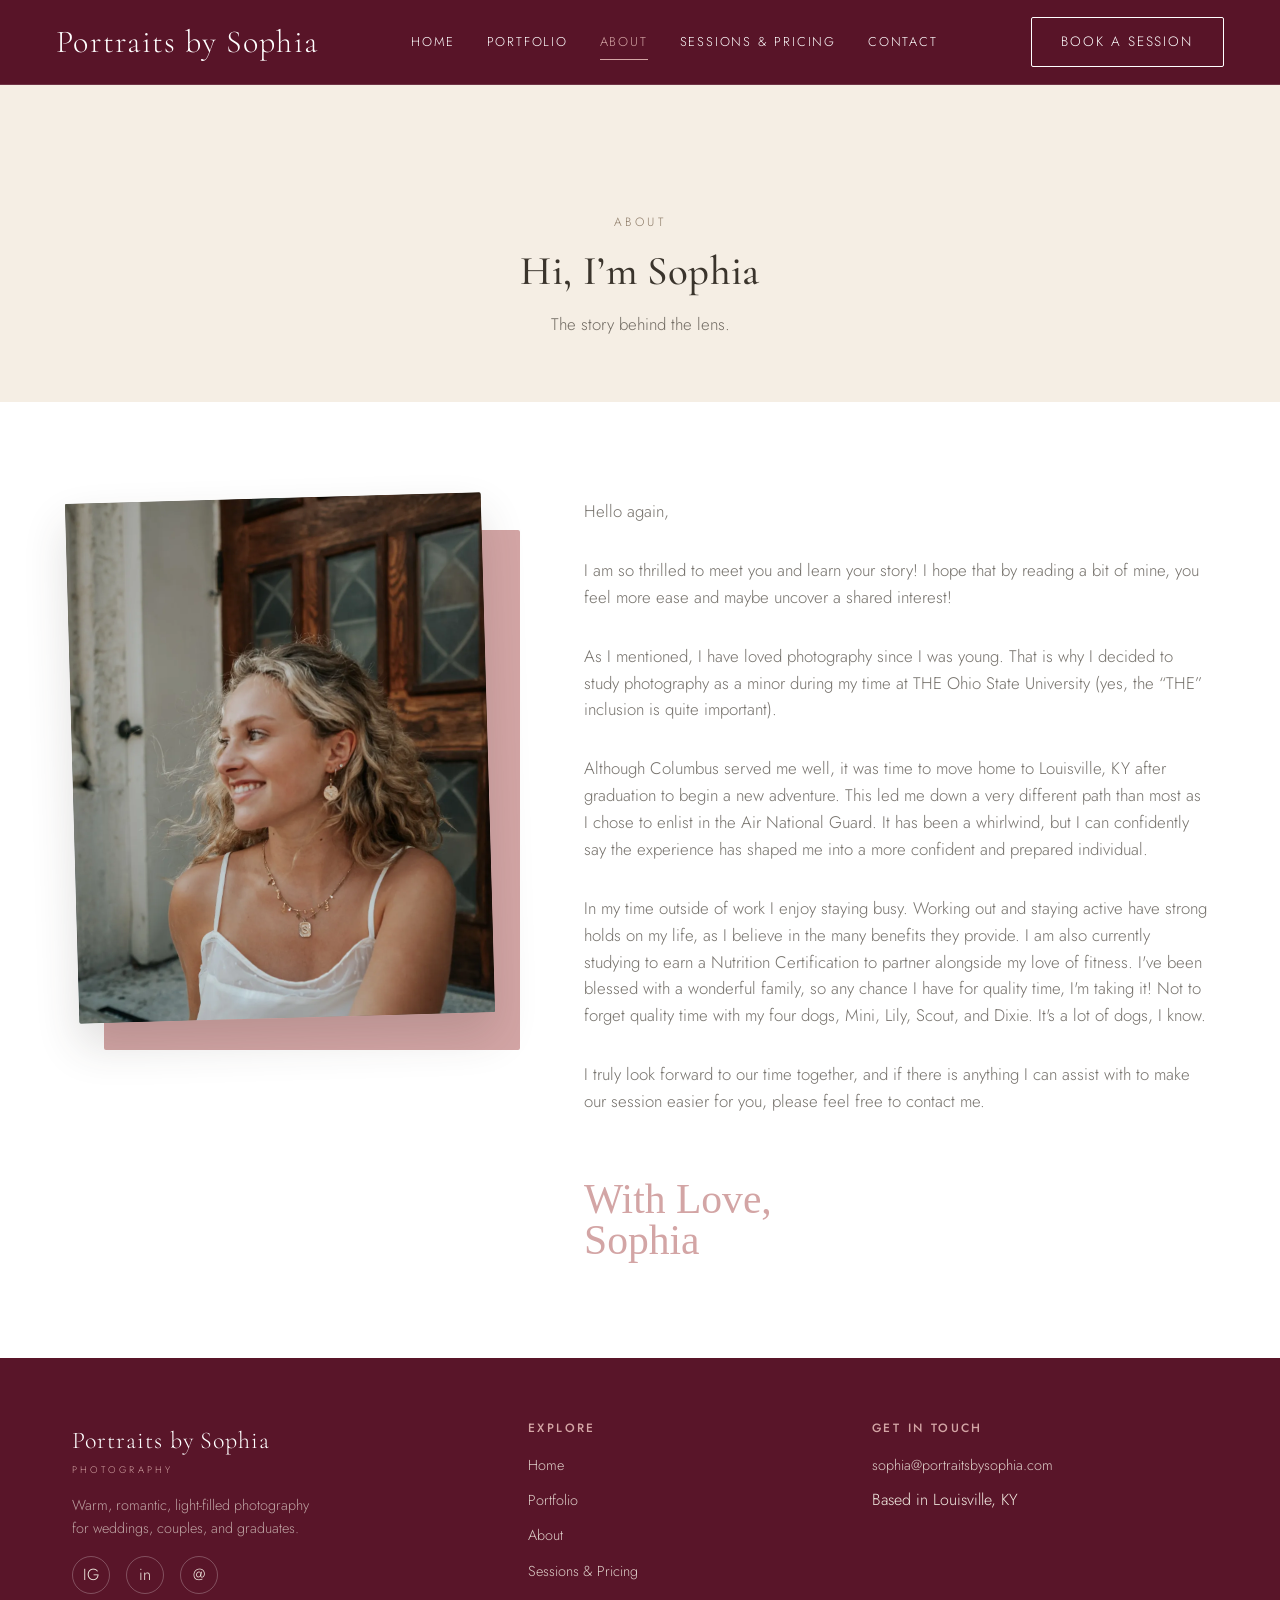
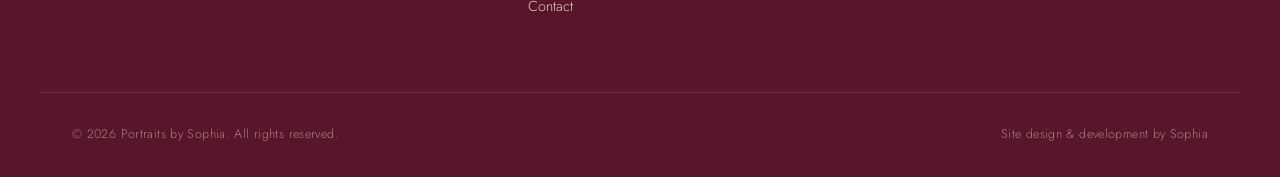
<file: about.html>
<!DOCTYPE html>
<html lang="en">
<head>
  <meta charset="UTF-8" />
  <meta name="viewport" content="width=device-width, initial-scale=1.0" />
  <title>About | Portraits by Sophia</title>
  <meta name="description" content="Meet Sophia — wedding and graduation photographer with a warm, romantic style." />

  <meta name="theme-color" content="#591529" />

  <meta property="og:type" content="website" />
  <meta property="og:site_name" content="Portraits by Sophia" />
  <meta property="og:url" content="https://portraitsbysophia.com/about.html" />
  <meta property="og:title" content="About | Portraits by Sophia" />
  <meta property="og:description" content="Meet Sophia — wedding and graduation photographer with a warm, romantic style." />
  <meta property="og:image" content="https://portraitsbysophia.com/images/about/about-og.jpg" />
  <meta property="og:image:width" content="1200" />
  <meta property="og:image:height" content="630" />
  <meta name="twitter:card" content="summary_large_image" />
  <meta name="twitter:title" content="About | Portraits by Sophia" />
  <meta name="twitter:description" content="Meet Sophia — wedding and graduation photographer with a warm, romantic style." />
  <meta name="twitter:image" content="https://portraitsbysophia.com/images/about/about-og.jpg" />
  <link rel="icon" type="image/svg+xml" href="images/icons/favicon.svg" />
  <link rel="icon" type="image/png" sizes="32x32" href="images/icons/favicon-32.png" />
  <link rel="apple-touch-icon" href="images/icons/apple-touch-icon.png" />

  <link rel="preconnect" href="https://fonts.googleapis.com" />
  <link rel="preconnect" href="https://fonts.gstatic.com" crossorigin />
  <link href="https://fonts.googleapis.com/css2?family=Cormorant+Garamond:wght@400;500;600&family=Jost:wght@300;400;500&display=swap" rel="stylesheet" />

  <link rel="stylesheet" href="css/style.css" />

  <script type="application/ld+json">
  {
    "@context": "https://schema.org",
    "@type": "PhotographyBusiness",
    "name": "Portraits by Sophia",
    "image": "https://portraitsbysophia.com/images/hero/hero-main.jpg",
    "url": "https://portraitsbysophia.com/",
    "email": "sophia@portraitsbysophia.com",
    "address": {
      "@type": "PostalAddress",
      "addressLocality": "Louisville",
      "addressRegion": "KY",
      "addressCountry": "US"
    },
    "sameAs": [
      "https://instagram.com/sophia.e.portraits",
      "https://www.linkedin.com/in/sophia-hughes-059417199/"
    ],
    "description": "Warm, romantic, light-filled photography for weddings, couples, and graduates. Based in Louisville, KY."
  }
  </script>
</head>
<body>

  <a class="visually-hidden" href="#main">Skip to content</a>

  <header class="site-header">
    <div class="container nav">
      <a href="index.html" class="nav-logo nav-logo--header">
        Portraits by Sophia
      </a>

      <nav class="nav-links" aria-label="Primary">
        <a href="index.html">Home</a>
        <a href="portfolio.html">Portfolio</a>
        <a href="about.html" aria-current="page">About</a>
        <a href="sessions.html">Sessions &amp; Pricing</a>
        <a href="contact.html">Contact</a>
      </nav>

      <div class="nav-cta">
        <a href="contact.html" class="btn btn-outline">Book a Session</a>
        <button class="nav-toggle" aria-label="Toggle menu" aria-expanded="false">
          <span></span><span></span><span></span>
        </button>
      </div>
    </div>
  </header>

  <main id="main">
    <section class="page-hero">
      <div class="container">
        <span class="section-label">About</span>
        <h1 class="section-heading">Hi, I’m Sophia</h1>
        <p class="section-intro">The story behind the lens.</p>
      </div>
    </section>

    <section class="section bio">
      <div class="container bio-grid">
        <div class="welcome-image reveal">
          <img style="background-image:url([data-uri])" src="images/about/sophia-portrait.webp" alt="Portrait of Sophia, wedding and graduation photographer" loading="lazy" />
        </div>

        <div class="bio-copy reveal reveal-delay-1">
          <p class="section-intro">Hello again,</p>

          <p class="section-intro">I am so thrilled to meet you and learn your story! I hope that by reading a bit of mine, you feel more ease and maybe uncover a shared interest!</p>

          <p class="section-intro">As I mentioned, I have loved photography since I was young. That is why I decided to study photography as a minor during my time at THE Ohio State University (yes, the “THE” inclusion is quite important).</p>

          <p class="section-intro">Although Columbus served me well, it was time to move home to Louisville, KY after graduation to begin a new adventure. This led me down a very different path than most as I chose to enlist in the Air National Guard. It has been a whirlwind, but I can confidently say the experience has shaped me into a more confident and prepared individual.</p>

          <p class="section-intro">In my time outside of work I enjoy staying busy. Working out and staying active have strong holds on my life, as I believe in the many benefits they provide. I am also currently studying to earn a Nutrition Certification to partner alongside my love of fitness. I've been blessed with a wonderful family, so any chance I have for quality time, I'm taking it! Not to forget quality time with my four dogs, Mini, Lily, Scout, and Dixie. It's a lot of dogs, I know.</p>

          <p class="section-intro">I truly look forward to our time together, and if there is anything I can assist with to make our session easier for you, please feel free to contact me.</p>

          <p class="welcome-signature">With Love,<br />Sophia</p>
        </div>
      </div>
    </section>
  </main>

  <footer class="site-footer">
    <div class="container footer-grid">
      <div class="footer-brand">
        <a href="index.html" class="nav-logo">
          Portraits by Sophia
          <span>Photography</span>
        </a>
        <p>Warm, romantic, light-filled photography for weddings, couples, and graduates.</p>
        <div class="footer-social">
          <a href="https://instagram.com/sophia.e.portraits" target="_blank" rel="noopener" aria-label="Instagram">IG</a>
          <a href="https://www.linkedin.com/in/sophia-hughes-059417199/" target="_blank" rel="noopener" aria-label="LinkedIn">in</a>
          <a href="mailto:sophia@portraitsbysophia.com" aria-label="Email">@</a>
        </div>
      </div>

      <div class="footer-nav">
        <h3 class="footer-heading">Explore</h3>
        <ul class="footer-links">
          <li><a href="index.html">Home</a></li>
          <li><a href="portfolio.html">Portfolio</a></li>
          <li><a href="about.html">About</a></li>
          <li><a href="sessions.html">Sessions &amp; Pricing</a></li>
          <li><a href="contact.html">Contact</a></li>
        </ul>
      </div>

      <div class="footer-contact">
        <h3 class="footer-heading">Get in Touch</h3>
        <ul class="footer-links">
          <li><a href="mailto:sophia@portraitsbysophia.com">sophia@portraitsbysophia.com</a></li>
          <li>Based in Louisville, KY</li>
        </ul>
      </div>
    </div>

    <div class="container footer-bottom">
      <p>&copy; 2026 Portraits by Sophia. All rights reserved.</p>
      <p>Site design &amp; development by Sophia</p>
    </div>
  </footer>

  <script src="js/main.js"></script>
  <!-- Cloudflare Web Analytics -->
  <script type='module' src='https://static.cloudflareinsights.com/beacon.min.js' data-cf-beacon='{"token": "7242d2250ec743dc87cd0c3d5fe51c47"}'></script>
  <!-- End Cloudflare Web Analytics -->
</body>
</html>
</file>
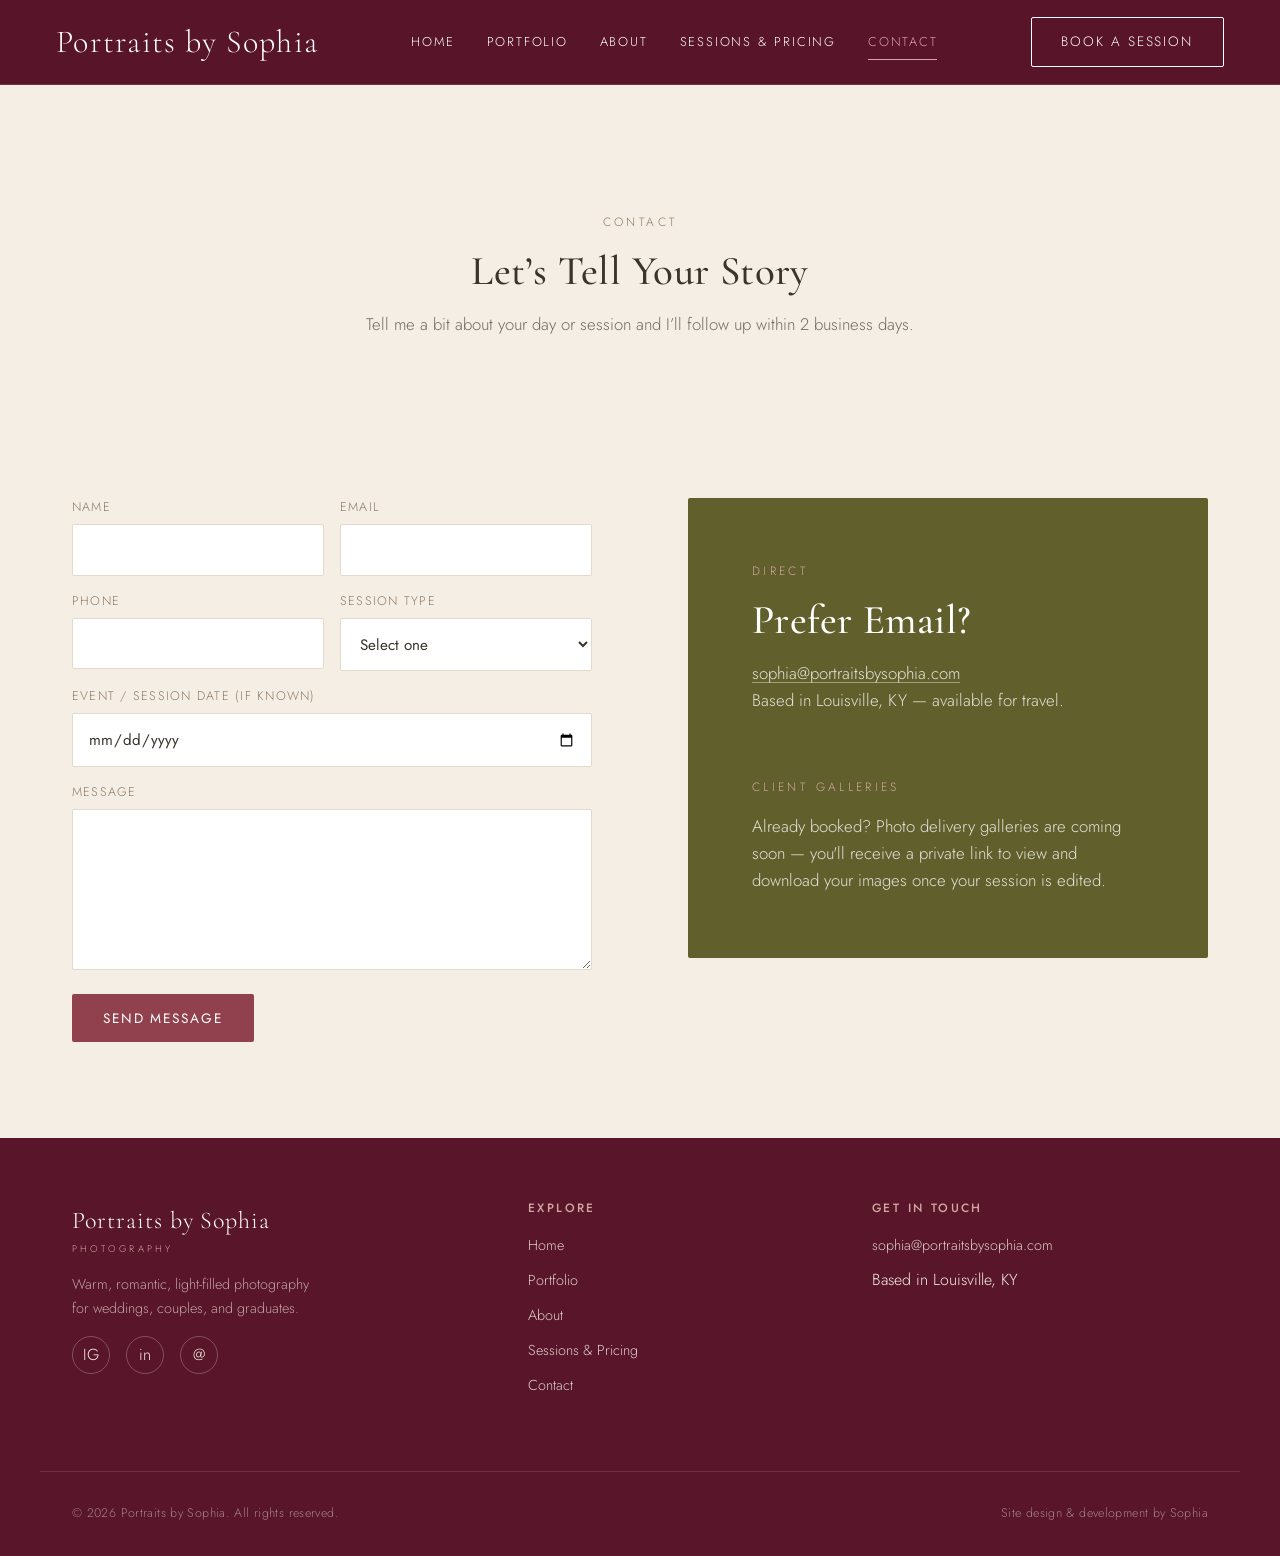
<file: contact.html>
<!DOCTYPE html>
<html lang="en">
<head>
  <meta charset="UTF-8" />
  <meta name="viewport" content="width=device-width, initial-scale=1.0" />
  <title>Contact | Portraits by Sophia</title>
  <meta name="description" content="Get in touch to book your wedding, couples, or graduation photography session." />

  <meta name="theme-color" content="#591529" />

  <meta property="og:type" content="website" />
  <meta property="og:site_name" content="Portraits by Sophia" />
  <meta property="og:url" content="https://portraitsbysophia.com/contact.html" />
  <meta property="og:title" content="Contact | Portraits by Sophia" />
  <meta property="og:description" content="Get in touch to book your wedding, couples, or graduation photography session." />
  <meta property="og:image" content="https://portraitsbysophia.com/images/portfolio/contact-og.jpg" />
  <meta property="og:image:width" content="1200" />
  <meta property="og:image:height" content="630" />
  <meta name="twitter:card" content="summary_large_image" />
  <meta name="twitter:title" content="Contact | Portraits by Sophia" />
  <meta name="twitter:description" content="Get in touch to book your wedding, couples, or graduation photography session." />
  <meta name="twitter:image" content="https://portraitsbysophia.com/images/portfolio/contact-og.jpg" />
  <link rel="icon" type="image/svg+xml" href="images/icons/favicon.svg" />
  <link rel="icon" type="image/png" sizes="32x32" href="images/icons/favicon-32.png" />
  <link rel="apple-touch-icon" href="images/icons/apple-touch-icon.png" />

  <link rel="preconnect" href="https://fonts.googleapis.com" />
  <link rel="preconnect" href="https://fonts.gstatic.com" crossorigin />
  <link href="https://fonts.googleapis.com/css2?family=Cormorant+Garamond:wght@400;500;600&family=Jost:wght@300;400;500&display=swap" rel="stylesheet" />

  <link rel="stylesheet" href="css/style.css" />

  <script type="application/ld+json">
  {
    "@context": "https://schema.org",
    "@type": "PhotographyBusiness",
    "name": "Portraits by Sophia",
    "image": "https://portraitsbysophia.com/images/hero/hero-main.jpg",
    "url": "https://portraitsbysophia.com/",
    "email": "sophia@portraitsbysophia.com",
    "address": {
      "@type": "PostalAddress",
      "addressLocality": "Louisville",
      "addressRegion": "KY",
      "addressCountry": "US"
    },
    "sameAs": [
      "https://instagram.com/sophia.e.portraits",
      "https://www.linkedin.com/in/sophia-hughes-059417199/"
    ],
    "description": "Warm, romantic, light-filled photography for weddings, couples, and graduates. Based in Louisville, KY."
  }
  </script>
</head>
<body>

  <a class="visually-hidden" href="#main">Skip to content</a>

  <header class="site-header">
    <div class="container nav">
      <a href="index.html" class="nav-logo nav-logo--header">
        Portraits by Sophia
      </a>

      <nav class="nav-links" aria-label="Primary">
        <a href="index.html">Home</a>
        <a href="portfolio.html">Portfolio</a>
        <a href="about.html">About</a>
        <a href="sessions.html">Sessions &amp; Pricing</a>
        <a href="contact.html" aria-current="page">Contact</a>
      </nav>

      <div class="nav-cta">
        <a href="contact.html" class="btn btn-outline">Book a Session</a>
        <button class="nav-toggle" aria-label="Toggle menu" aria-expanded="false">
          <span></span><span></span><span></span>
        </button>
      </div>
    </div>
  </header>

  <main id="main">
    <section class="page-hero">
      <div class="container">
        <span class="section-label">Contact</span>
        <h1 class="section-heading">Let’s Tell Your Story</h1>
        <p class="section-intro">Tell me a bit about your day or session and I’ll follow up within 2 business days.</p>
      </div>
    </section>

    <section class="section contact-section">
      <div class="container contact-layout">
        <div class="contact-form">
          <form id="contact-form" action="https://formspree.io/f/mdengvjv" method="POST" novalidate>
            <input type="hidden" name="_subject" value="New inquiry — Portraits by Sophia" />
            <input type="text" name="_gotcha" style="display:none" tabindex="-1" autocomplete="off" />

            <div class="form-row">
              <div class="form-group">
                <label for="name">Name</label>
                <input type="text" id="name" name="name" autocomplete="name" required />
              </div>
              <div class="form-group">
                <label for="email">Email</label>
                <input type="email" id="email" name="email" autocomplete="email" required />
              </div>
            </div>

            <div class="form-row">
              <div class="form-group">
                <label for="phone">Phone</label>
                <input type="tel" id="phone" name="phone" autocomplete="tel" />
              </div>
              <div class="form-group">
                <label for="session-type">Session Type</label>
                <select id="session-type" name="session-type" required>
                  <option value="" disabled selected>Select one</option>
                  <option value="wedding">Wedding</option>
                  <option value="engagement">Engagement / Couples</option>
                  <option value="graduation">Graduation / Senior</option>
                  <option value="family">Family</option>
                  <option value="business">Business Marketing</option>
                  <option value="event">Event</option>
                  <option value="other">Other</option>
                </select>
              </div>
            </div>

            <div class="form-group">
              <label for="event-date">Event / Session Date (if known)</label>
              <input type="date" id="event-date" name="event-date" />
            </div>

            <div class="form-group">
              <label for="message">Message</label>
              <textarea id="message" name="message" rows="6" required></textarea>
            </div>

            <button type="submit" class="btn btn-primary">Send Message</button>
            <p class="form-status" role="status"></p>
          </form>
        </div>

        <aside class="contact-info">
          <span class="section-label">Direct</span>
          <h2 class="section-heading">Prefer Email?</h2>
          <p class="section-intro">
            <a href="mailto:sophia@portraitsbysophia.com">sophia@portraitsbysophia.com</a>
          </p>
          <p class="section-intro">Based in Louisville, KY — available for travel.</p>

          <span class="section-label">Client Galleries</span>
          <p class="section-intro">
            Already booked? Photo delivery galleries are coming soon — you'll receive a private link
            to view and download your images once your session is edited.
          </p>
        </aside>
      </div>
    </section>
  </main>

  <footer class="site-footer">
    <div class="container footer-grid">
      <div class="footer-brand">
        <a href="index.html" class="nav-logo">
          Portraits by Sophia
          <span>Photography</span>
        </a>
        <p>Warm, romantic, light-filled photography for weddings, couples, and graduates.</p>
        <div class="footer-social">
          <a href="https://instagram.com/sophia.e.portraits" target="_blank" rel="noopener" aria-label="Instagram">IG</a>
          <a href="https://www.linkedin.com/in/sophia-hughes-059417199/" target="_blank" rel="noopener" aria-label="LinkedIn">in</a>
          <a href="mailto:sophia@portraitsbysophia.com" aria-label="Email">@</a>
        </div>
      </div>

      <div class="footer-nav">
        <h3 class="footer-heading">Explore</h3>
        <ul class="footer-links">
          <li><a href="index.html">Home</a></li>
          <li><a href="portfolio.html">Portfolio</a></li>
          <li><a href="about.html">About</a></li>
          <li><a href="sessions.html">Sessions &amp; Pricing</a></li>
          <li><a href="contact.html">Contact</a></li>
        </ul>
      </div>

      <div class="footer-contact">
        <h3 class="footer-heading">Get in Touch</h3>
        <ul class="footer-links">
          <li><a href="mailto:sophia@portraitsbysophia.com">sophia@portraitsbysophia.com</a></li>
          <li>Based in Louisville, KY</li>
        </ul>
      </div>
    </div>

    <div class="container footer-bottom">
      <p>&copy; 2026 Portraits by Sophia. All rights reserved.</p>
      <p>Site design &amp; development by Sophia</p>
    </div>
  </footer>

  <script src="js/main.js"></script>
  <!-- Cloudflare Web Analytics -->
  <script type='module' src='https://static.cloudflareinsights.com/beacon.min.js' data-cf-beacon='{"token": "7242d2250ec743dc87cd0c3d5fe51c47"}'></script>
  <!-- End Cloudflare Web Analytics -->
</body>
</html>
</file>
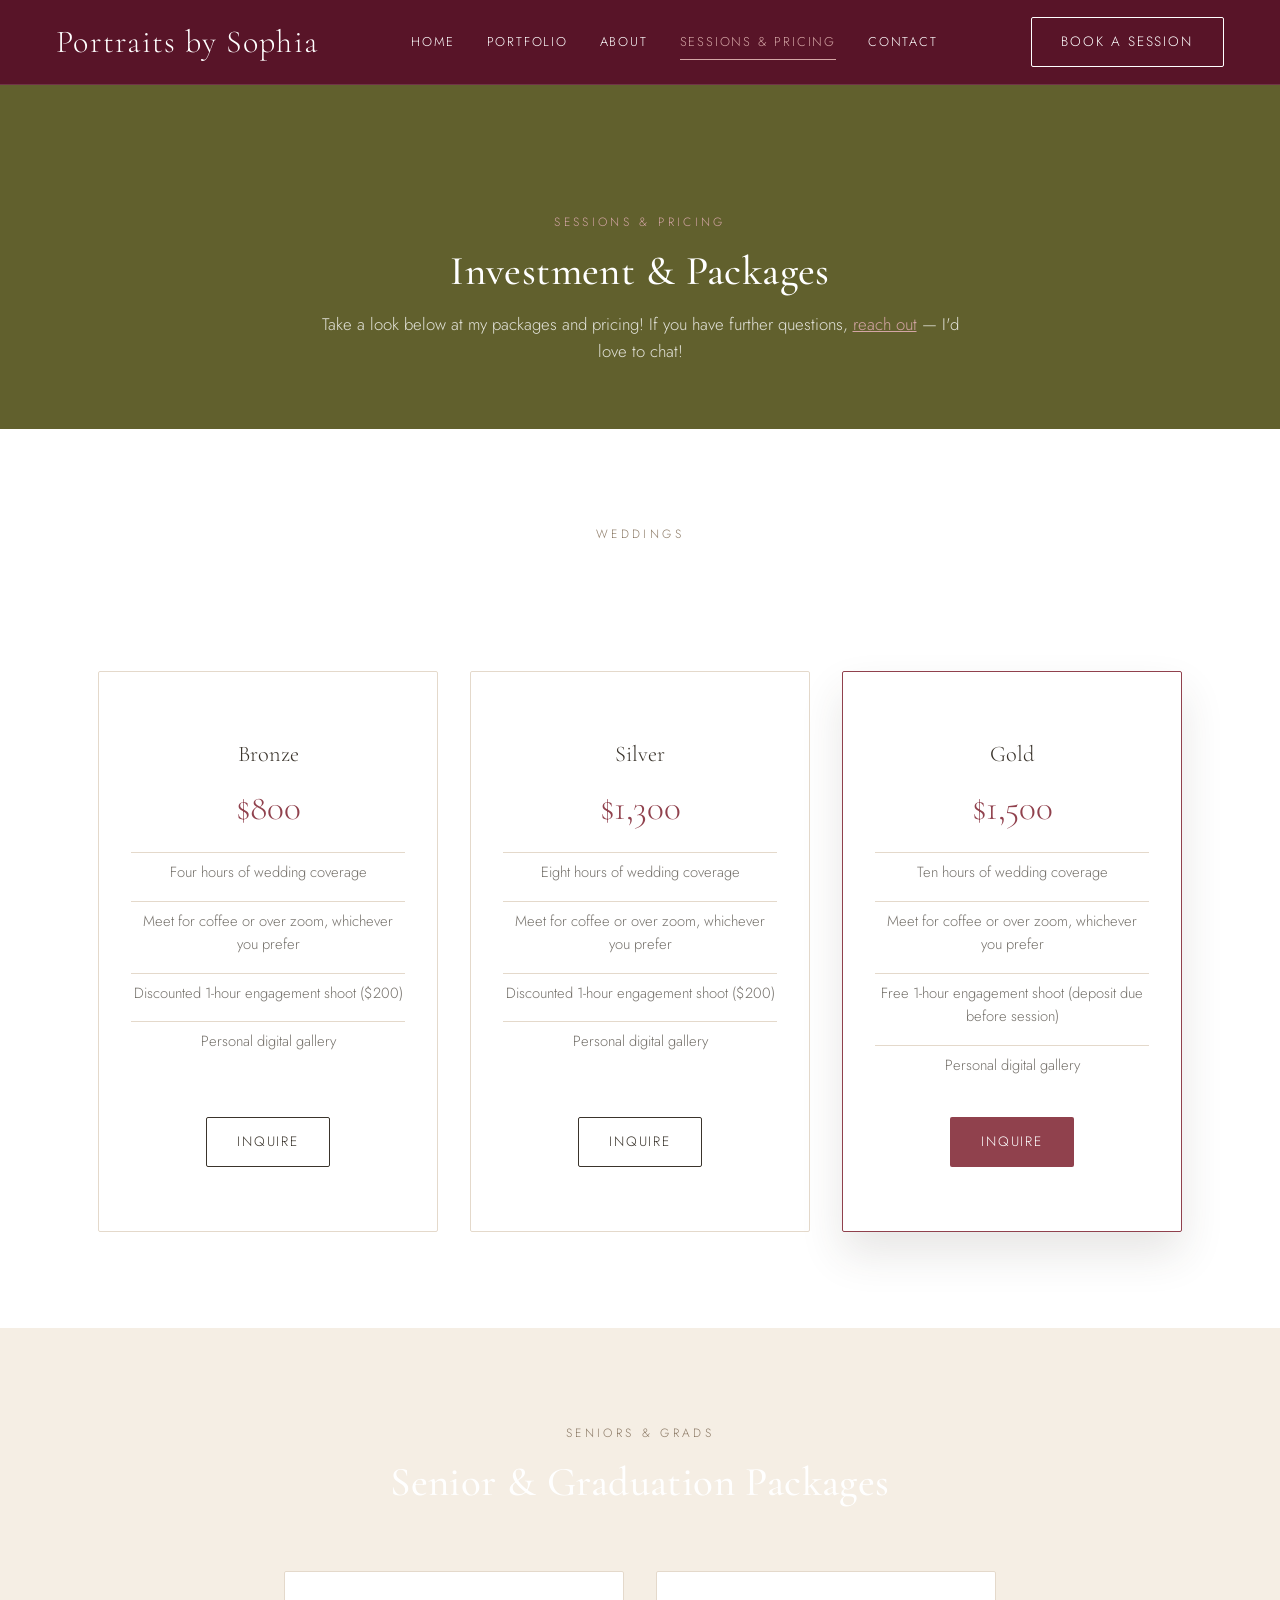
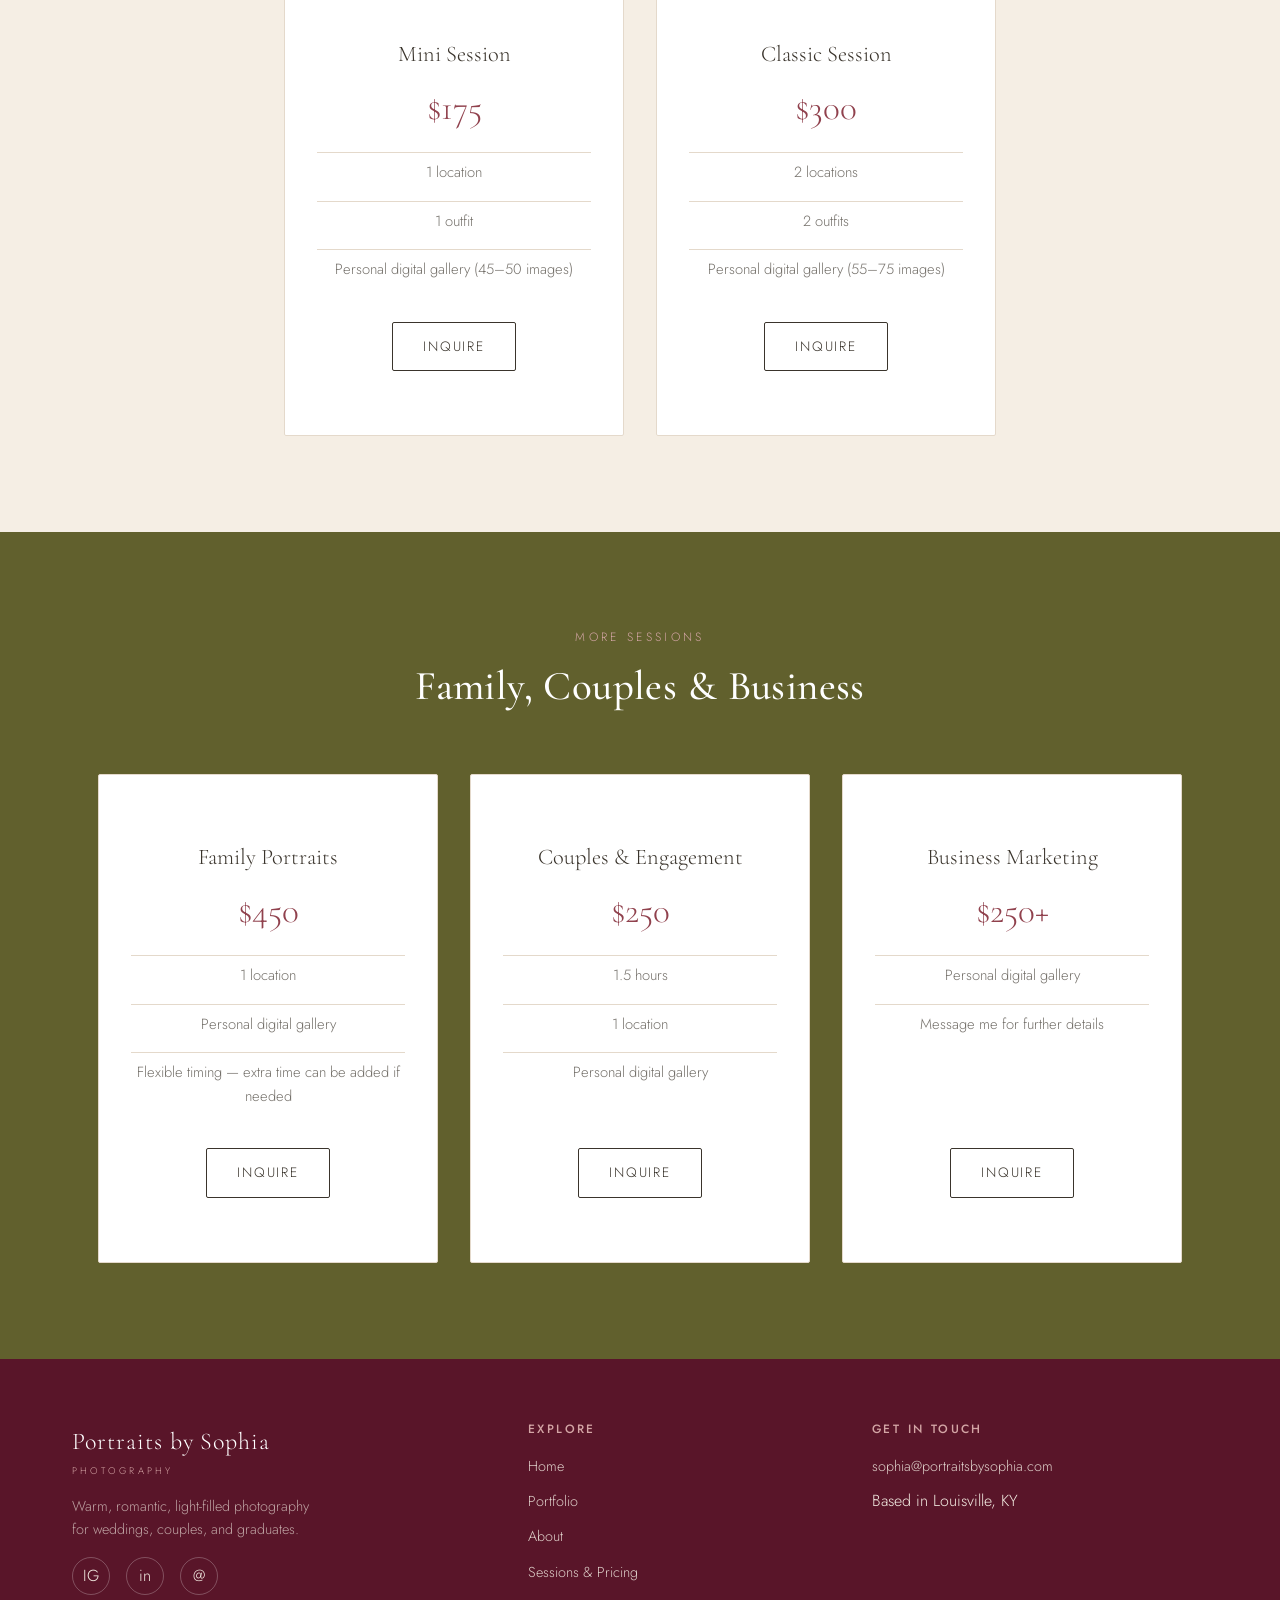
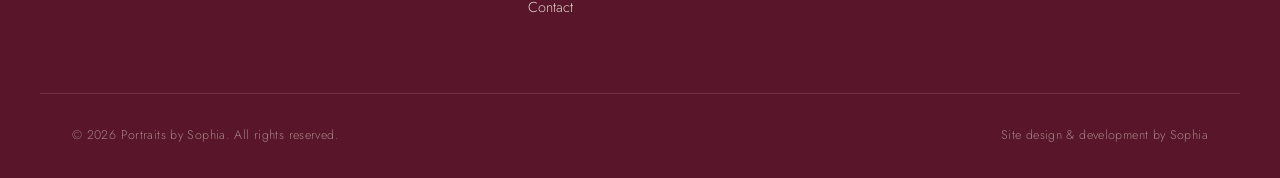
<file: sessions.html>
<!DOCTYPE html>
<html lang="en">
<head>
  <meta charset="UTF-8" />
  <meta name="viewport" content="width=device-width, initial-scale=1.0" />
  <title>Sessions &amp; Pricing | Portraits by Sophia</title>
  <meta name="description" content="Wedding, couples, and graduation photography sessions and pricing." />

  <meta name="theme-color" content="#591529" />

  <meta property="og:type" content="website" />
  <meta property="og:site_name" content="Portraits by Sophia" />
  <meta property="og:url" content="https://portraitsbysophia.com/sessions.html" />
  <meta property="og:title" content="Sessions &amp; Pricing | Portraits by Sophia" />
  <meta property="og:description" content="Wedding, couples, and graduation photography sessions and pricing." />
  <meta property="og:image" content="https://portraitsbysophia.com/images/portfolio/sessions-og.jpg" />
  <meta property="og:image:width" content="1200" />
  <meta property="og:image:height" content="630" />
  <meta name="twitter:card" content="summary_large_image" />
  <meta name="twitter:title" content="Sessions &amp; Pricing | Portraits by Sophia" />
  <meta name="twitter:description" content="Wedding, couples, and graduation photography sessions and pricing." />
  <meta name="twitter:image" content="https://portraitsbysophia.com/images/portfolio/sessions-og.jpg" />
  <link rel="icon" type="image/svg+xml" href="images/icons/favicon.svg" />
  <link rel="icon" type="image/png" sizes="32x32" href="images/icons/favicon-32.png" />
  <link rel="apple-touch-icon" href="images/icons/apple-touch-icon.png" />

  <link rel="preconnect" href="https://fonts.googleapis.com" />
  <link rel="preconnect" href="https://fonts.gstatic.com" crossorigin />
  <link href="https://fonts.googleapis.com/css2?family=Cormorant+Garamond:wght@400;500;600&family=Jost:wght@300;400;500&display=swap" rel="stylesheet" />

  <link rel="stylesheet" href="css/style.css" />

  <script type="application/ld+json">
  {
    "@context": "https://schema.org",
    "@type": "PhotographyBusiness",
    "name": "Portraits by Sophia",
    "image": "https://portraitsbysophia.com/images/hero/hero-main.jpg",
    "url": "https://portraitsbysophia.com/",
    "email": "sophia@portraitsbysophia.com",
    "address": {
      "@type": "PostalAddress",
      "addressLocality": "Louisville",
      "addressRegion": "KY",
      "addressCountry": "US"
    },
    "sameAs": [
      "https://instagram.com/sophia.e.portraits",
      "https://www.linkedin.com/in/sophia-hughes-059417199/"
    ],
    "description": "Warm, romantic, light-filled photography for weddings, couples, and graduates. Based in Louisville, KY."
  }
  </script>
</head>
<body>

  <a class="visually-hidden" href="#main">Skip to content</a>

  <header class="site-header">
    <div class="container nav">
      <a href="index.html" class="nav-logo nav-logo--header">
        Portraits by Sophia
      </a>

      <nav class="nav-links" aria-label="Primary">
        <a href="index.html">Home</a>
        <a href="portfolio.html">Portfolio</a>
        <a href="about.html">About</a>
        <a href="sessions.html" aria-current="page">Sessions &amp; Pricing</a>
        <a href="contact.html">Contact</a>
      </nav>

      <div class="nav-cta">
        <a href="contact.html" class="btn btn-outline">Book a Session</a>
        <button class="nav-toggle" aria-label="Toggle menu" aria-expanded="false">
          <span></span><span></span><span></span>
        </button>
      </div>
    </div>
  </header>

  <main id="main">
    <section class="page-hero sessions-hero">
      <div class="container">
        <span class="section-label">Sessions &amp; Pricing</span>
        <h1 class="section-heading">Investment &amp; Packages</h1>
        <p class="section-intro">Take a look below at my packages and pricing! If you have further questions, <a href="contact.html">reach out</a> — I'd love to chat!</p>
      </div>
    </section>

    <section class="section pricing-section">
      <div class="container">
        <div class="section-header reveal">
          <span class="section-label">Weddings</span>
          <h2 class="section-heading">Wedding Packages</h2>
        </div>

        <div class="pricing-grid">
          <div class="pricing-card reveal">
            <span class="pricing-tier">Bronze</span>
            <span class="pricing-price">$800</span>
            <ul class="pricing-features">
              <li>Four hours of wedding coverage</li>
              <li>Meet for coffee or over zoom, whichever you prefer</li>
              <li>Discounted 1-hour engagement shoot ($200)</li>
              <li>Personal digital gallery</li>
            </ul>
            <a href="contact.html?type=wedding&amp;package=Bronze" class="btn btn-outline">Inquire</a>
          </div>

          <div class="pricing-card reveal reveal-delay-1">
            <span class="pricing-tier">Silver</span>
            <span class="pricing-price">$1,300</span>
            <ul class="pricing-features">
              <li>Eight hours of wedding coverage</li>
              <li>Meet for coffee or over zoom, whichever you prefer</li>
              <li>Discounted 1-hour engagement shoot ($200)</li>
              <li>Personal digital gallery</li>
            </ul>
            <a href="contact.html?type=wedding&amp;package=Silver" class="btn btn-outline">Inquire</a>
          </div>

          <div class="pricing-card pricing-card--featured reveal reveal-delay-2">
            <span class="pricing-tier">Gold</span>
            <span class="pricing-price">$1,500</span>
            <ul class="pricing-features">
              <li>Ten hours of wedding coverage</li>
              <li>Meet for coffee or over zoom, whichever you prefer</li>
              <li>Free 1-hour engagement shoot (deposit due before session)</li>
              <li>Personal digital gallery</li>
            </ul>
            <a href="contact.html?type=wedding&amp;package=Gold" class="btn btn-primary">Inquire</a>
          </div>
        </div>
      </div>
    </section>

    <section class="section pricing-section pricing-section--alt">
      <div class="container">
        <div class="section-header reveal">
          <span class="section-label">Seniors &amp; Grads</span>
          <h2 class="section-heading">Senior &amp; Graduation Packages</h2>
        </div>

        <div class="pricing-grid">
          <div class="pricing-card reveal">
            <span class="pricing-tier">Mini Session</span>
            <span class="pricing-price">$175</span>
            <ul class="pricing-features">
              <li>1 location</li>
              <li>1 outfit</li>
              <li>Personal digital gallery (45–50 images)</li>
            </ul>
            <a href="contact.html?type=graduation&amp;package=Mini%20Session" class="btn btn-outline">Inquire</a>
          </div>

          <div class="pricing-card reveal reveal-delay-1">
            <span class="pricing-tier">Classic Session</span>
            <span class="pricing-price">$300</span>
            <ul class="pricing-features">
              <li>2 locations</li>
              <li>2 outfits</li>
              <li>Personal digital gallery (55–75 images)</li>
            </ul>
            <a href="contact.html?type=graduation&amp;package=Classic" class="btn btn-outline">Inquire</a>
          </div>
        </div>
      </div>
    </section>

    <section class="section pricing-section pricing-section--olive">
      <div class="container">
        <div class="section-header reveal">
          <span class="section-label">More Sessions</span>
          <h2 class="section-heading">Family, Couples &amp; Business</h2>
        </div>

        <div class="pricing-grid">
          <div class="pricing-card reveal">
            <span class="pricing-tier">Family Portraits</span>
            <span class="pricing-price">$450</span>
            <ul class="pricing-features">
              <li>1 location</li>
              <li>Personal digital gallery</li>
              <li>Flexible timing — extra time can be added if needed</li>
            </ul>
            <a href="contact.html?type=family&amp;package=Family%20Portraits" class="btn btn-outline">Inquire</a>
          </div>

          <div class="pricing-card reveal reveal-delay-1">
            <span class="pricing-tier">Couples &amp; Engagement</span>
            <span class="pricing-price">$250</span>
            <ul class="pricing-features">
              <li>1.5 hours</li>
              <li>1 location</li>
              <li>Personal digital gallery</li>
            </ul>
            <a href="contact.html?type=engagement&amp;package=Couples%20%26%20Engagement" class="btn btn-outline">Inquire</a>
          </div>

          <div class="pricing-card reveal reveal-delay-2">
            <span class="pricing-tier">Business Marketing</span>
            <span class="pricing-price">$250+</span>
            <ul class="pricing-features">
              <li>Personal digital gallery</li>
              <li>Message me for further details</li>
            </ul>
            <a href="contact.html?type=business&amp;package=Business%20Marketing" class="btn btn-outline">Inquire</a>
          </div>
        </div>
      </div>
    </section>
  </main>

  <footer class="site-footer">
    <div class="container footer-grid">
      <div class="footer-brand">
        <a href="index.html" class="nav-logo">
          Portraits by Sophia
          <span>Photography</span>
        </a>
        <p>Warm, romantic, light-filled photography for weddings, couples, and graduates.</p>
        <div class="footer-social">
          <a href="https://instagram.com/sophia.e.portraits" target="_blank" rel="noopener" aria-label="Instagram">IG</a>
          <a href="https://www.linkedin.com/in/sophia-hughes-059417199/" target="_blank" rel="noopener" aria-label="LinkedIn">in</a>
          <a href="mailto:sophia@portraitsbysophia.com" aria-label="Email">@</a>
        </div>
      </div>

      <div class="footer-nav">
        <h3 class="footer-heading">Explore</h3>
        <ul class="footer-links">
          <li><a href="index.html">Home</a></li>
          <li><a href="portfolio.html">Portfolio</a></li>
          <li><a href="about.html">About</a></li>
          <li><a href="sessions.html">Sessions &amp; Pricing</a></li>
          <li><a href="contact.html">Contact</a></li>
        </ul>
      </div>

      <div class="footer-contact">
        <h3 class="footer-heading">Get in Touch</h3>
        <ul class="footer-links">
          <li><a href="mailto:sophia@portraitsbysophia.com">sophia@portraitsbysophia.com</a></li>
          <li>Based in Louisville, KY</li>
        </ul>
      </div>
    </div>

    <div class="container footer-bottom">
      <p>&copy; 2026 Portraits by Sophia. All rights reserved.</p>
      <p>Site design &amp; development by Sophia</p>
    </div>
  </footer>

  <script src="js/main.js"></script>
  <!-- Cloudflare Web Analytics -->
  <script type='module' src='https://static.cloudflareinsights.com/beacon.min.js' data-cf-beacon='{"token": "7242d2250ec743dc87cd0c3d5fe51c47"}'></script>
  <!-- End Cloudflare Web Analytics -->
</body>
</html>
</file>
<file: css/style.css>
/* ==========================================================================
   Portraits by Sophia — Global Stylesheet
   Warm, romantic, bright & airy. Neutral beige/white base with a
   signature palette of sage/olive green, deep wine, and dusty rose.
   ========================================================================== */

/* ---- Design tokens ------------------------------------------------------ */
:root {
  /* Color palette */
  --color-cream:        #61602D;
  --color-white:        #FFFFFF;
  --color-beige:        #EFE6DA;
  --color-beige-soft:   #F5EEE4;
  --color-taupe:        #B7A695;
  --color-taupe-dark:   #8C7A66;
  --color-charcoal:     #3A342C;
  --color-charcoal-70:  rgba(58, 52, 44, 0.7);
  --color-border:       #E4D9CB;

  /* Signature palette — sage/olive greens, deep wine, dusty rose */
  --color-forest:       #2C3B1F;
  --color-olive:        #61602D;
  --color-wine:         #591529;
  --color-burgundy:     #90414D;
  --color-blush:        #D3A5A5;

  /* Typography */
  --font-display: 'Cormorant Garamond', 'Georgia', serif;
  --font-body: 'Jost', 'Helvetica Neue', Arial, sans-serif;
  --font-script: 'Parisienne', cursive;

  /* Spacing scale */
  --space-xs: 0.5rem;
  --space-sm: 1rem;
  --space-md: 2rem;
  --space-lg: 4rem;
  --space-xl: 6rem;
  --space-2xl: 9rem;

  /* Layout */
  --max-width: 1200px;
  --nav-height: 84px;

  /* Motion */
  --transition-base: 0.35s ease;
}

/* ---- Reset --------------------------------------------------------------- */
*,
*::before,
*::after {
  box-sizing: border-box;
  margin: 0;
  padding: 0;
}

html {
  scroll-behavior: smooth;
}

body {
  font-family: var(--font-body);
  font-weight: 300;
  color: var(--color-white);
  background-color: var(--color-wine);
  line-height: 1.6;
  -webkit-font-smoothing: antialiased;
  -moz-osx-font-smoothing: grayscale;
}

img {
  max-width: 100%;
  display: block;
  background-size: cover;
  background-position: center;
  -webkit-user-drag: none;
  user-select: none;
  -webkit-touch-callout: none;
}

a {
  color: inherit;
  text-decoration: none;
}

ul {
  list-style: none;
}

button {
  font-family: inherit;
  cursor: pointer;
  border: none;
  background: none;
}

h1, h2, h3, h4 {
  font-family: var(--font-display);
  font-weight: 500;
  line-height: 1.15;
  letter-spacing: 0.01em;
}

/* ---- Utility layout ------------------------------------------------------ */
.container {
  width: 100%;
  max-width: var(--max-width);
  margin-inline: auto;
  padding-inline: var(--space-md);
}

.section {
  padding-block: var(--space-xl);
}

.section-label {
  display: block;
  font-family: var(--font-body);
  font-size: 0.75rem;
  letter-spacing: 0.28em;
  text-transform: uppercase;
  color: var(--color-taupe-dark);
  margin-bottom: var(--space-sm);
}

.services .section-label {
  font-size: 1.5rem;
  letter-spacing: 0.08em;
}

.section-heading {
  font-size: clamp(2rem, 3.2vw, 2.75rem);
  margin-bottom: var(--space-sm);
}

.section-intro {
  max-width: 640px;
  color: var(--color-charcoal-70);
  font-size: 1.05rem;
}

.section-header {
  text-align: center;
  max-width: 700px;
  margin-inline: auto;
  margin-bottom: var(--space-lg);
}

.section-header .section-intro {
  margin-inline: auto;
}

.visually-hidden {
  position: absolute;
  width: 1px;
  height: 1px;
  overflow: hidden;
  clip: rect(0 0 0 0);
  white-space: nowrap;
}

/* ---- Scroll reveal ---- */
.reveal {
  opacity: 0;
  transform: translateY(32px);
  transition: opacity 0.9s cubic-bezier(0.16, 1, 0.3, 1), transform 0.9s cubic-bezier(0.16, 1, 0.3, 1);
  will-change: opacity, transform;
}

.reveal.is-visible {
  opacity: 1;
  transform: translateY(0);
}

.reveal-scale {
  opacity: 0;
  transform: scale(1.06);
  transition: opacity 1.1s cubic-bezier(0.16, 1, 0.3, 1), transform 1.1s cubic-bezier(0.16, 1, 0.3, 1);
  will-change: opacity, transform;
}

.reveal-scale.is-visible {
  opacity: 1;
  transform: scale(1);
}

.reveal-delay-1 { transition-delay: 0.12s; }
.reveal-delay-2 { transition-delay: 0.26s; }
.reveal-delay-3 { transition-delay: 0.4s; }
.reveal-delay-4 { transition-delay: 0.54s; }

@media (prefers-reduced-motion: reduce) {
  .reveal,
  .reveal-scale {
    opacity: 1;
    transform: none;
    transition: none;
  }

  .form-status.success.visible {
    animation: none;
  }
}

/* ---- Buttons -------------------------------------------------------------- */
.btn {
  display: inline-flex;
  align-items: center;
  justify-content: center;
  gap: 0.6em;
  padding: 0.95em 2.2em;
  font-family: var(--font-body);
  font-size: 0.85rem;
  letter-spacing: 0.14em;
  text-transform: uppercase;
  border: 1px solid transparent;
  border-radius: 2px;
  transition: background-color var(--transition-base), color var(--transition-base), border-color var(--transition-base);
  white-space: nowrap;
}

.btn-primary {
  background-color: var(--color-burgundy);
  color: var(--color-white);
}

.btn-primary:hover {
  background-color: var(--color-wine);
}

.btn-outline {
  background-color: transparent;
  color: var(--color-charcoal);
  border-color: var(--color-charcoal);
}

.btn-outline:hover {
  background-color: var(--color-burgundy);
  border-color: var(--color-burgundy);
  color: var(--color-white);
}

.btn-outline-light {
  background-color: transparent;
  color: var(--color-white);
  border-color: var(--color-white);
}

.btn-outline-light:hover {
  background-color: var(--color-white);
  color: var(--color-charcoal);
}

/* ---- Image placeholders (until real photography is dropped in) ---------- */
.img-placeholder {
  position: relative;
  display: flex;
  align-items: center;
  justify-content: center;
  background: linear-gradient(145deg, var(--color-beige) 0%, var(--color-blush) 100%);
  color: var(--color-taupe-dark);
  text-align: center;
  overflow: hidden;
}

.img-placeholder::before {
  content: '';
  position: absolute;
  inset: 0;
  background-image:
    linear-gradient(45deg, rgba(255,255,255,0.25) 25%, transparent 25%, transparent 75%, rgba(255,255,255,0.25) 75%),
    linear-gradient(45deg, rgba(255,255,255,0.25) 25%, transparent 25%, transparent 75%, rgba(255,255,255,0.25) 75%);
  background-size: 34px 34px;
  background-position: 0 0, 17px 17px;
  opacity: 0.5;
}

.img-placeholder span {
  position: relative;
  font-family: var(--font-body);
  font-size: 0.72rem;
  letter-spacing: 0.14em;
  text-transform: uppercase;
  padding: 0 var(--space-sm);
}

/* ---- Site header / nav ---------------------------------------------------- */
.site-header {
  position: sticky;
  top: 0;
  z-index: 100;
  width: 100%;
  background-color: rgba(89, 21, 41, 0.95);
  backdrop-filter: blur(6px);
  border-bottom: 1px solid rgba(255, 255, 255, 0.14);
}

.nav {
  display: flex;
  align-items: center;
  justify-content: space-between;
  height: var(--nav-height);
  padding-inline: var(--space-sm);
}

.nav-logo {
  font-family: var(--font-display);
  font-size: 1.5rem;
  letter-spacing: 0.04em;
  color: var(--color-white);
}

.nav-logo--header {
  font-size: 2rem;
  white-space: nowrap;
}

.nav-logo span {
  display: block;
  font-family: var(--font-body);
  font-size: 0.6rem;
  letter-spacing: 0.32em;
  text-transform: uppercase;
  color: var(--color-blush);
  margin-top: 2px;
}

.nav-links {
  display: flex;
  align-items: center;
  gap: var(--space-md);
}

.nav-links a {
  font-size: 0.8rem;
  letter-spacing: 0.14em;
  text-transform: uppercase;
  padding-block: var(--space-xs);
  position: relative;
  color: var(--color-white);
}

.nav-links a::after {
  content: '';
  position: absolute;
  left: 0;
  right: 0;
  bottom: 0;
  height: 1px;
  background-color: var(--color-blush);
  transform: scaleX(0);
  transform-origin: right;
  transition: transform var(--transition-base);
}

.nav-links a:hover::after,
.nav-links a[aria-current="page"]::after {
  transform: scaleX(1);
  transform-origin: left;
}

.nav-links a[aria-current="page"] {
  color: var(--color-blush);
}

.nav-cta {
  display: flex;
  align-items: center;
  gap: var(--space-md);
}

.nav-toggle {
  display: none;
  flex-direction: column;
  gap: 5px;
  padding: var(--space-xs);
}

.nav-toggle span {
  width: 24px;
  height: 1px;
  background-color: var(--color-white);
  transition: transform var(--transition-base), opacity var(--transition-base);
}

.site-header .btn-outline {
  color: var(--color-white);
  border-color: var(--color-white);
}

/* ---- Footer ---------------------------------------------------------------- */
.site-footer {
  background-color: var(--color-wine);
  color: var(--color-beige-soft);
  padding-block: var(--space-lg) var(--space-md);
}

.footer-grid {
  display: grid;
  grid-template-columns: 1.4fr 1fr 1.2fr;
  gap: var(--space-lg);
  padding-bottom: var(--space-lg);
  border-bottom: 1px solid rgba(255, 255, 255, 0.12);
}

.footer-brand .nav-logo {
  color: var(--color-white);
}

.footer-brand .nav-logo span {
  color: var(--color-blush);
}

.footer-brand p {
  margin-top: var(--space-sm);
  color: rgba(245, 238, 228, 0.65);
  font-size: 0.9rem;
  max-width: 30ch;
}

.footer-heading {
  font-family: var(--font-body);
  font-size: 0.75rem;
  letter-spacing: 0.2em;
  text-transform: uppercase;
  color: var(--color-blush);
  margin-bottom: var(--space-sm);
}

.footer-links li {
  margin-bottom: 0.6em;
}

.footer-links a {
  font-size: 0.9rem;
  color: rgba(245, 238, 228, 0.85);
  transition: color var(--transition-base);
}

.footer-links a:hover {
  color: var(--color-white);
}

.footer-social {
  display: flex;
  gap: var(--space-sm);
  margin-top: var(--space-sm);
}

.footer-social a {
  display: inline-flex;
  align-items: center;
  justify-content: center;
  width: 38px;
  height: 38px;
  border: 1px solid rgba(255, 255, 255, 0.25);
  border-radius: 50%;
  transition: border-color var(--transition-base), background-color var(--transition-base);
}

.footer-social a:hover {
  border-color: var(--color-blush);
  background-color: rgba(255, 255, 255, 0.06);
}

.footer-bottom {
  display: flex;
  align-items: center;
  justify-content: space-between;
  padding-top: var(--space-md);
  font-size: 0.78rem;
  color: rgba(245, 238, 228, 0.5);
  letter-spacing: 0.03em;
}

/* ============================================================================
   Homepage
   ========================================================================== */

/* ---- Hero ------------------------------------------------------------------ */
.hero {
  position: relative;
  min-height: 94vh;
  display: flex;
  align-items: flex-end;
  color: var(--color-white);
}

.hero-media {
  position: absolute;
  inset: 0;
  z-index: -2;
  overflow: hidden;
}

.hero-media img {
  position: absolute;
  inset: -6% -6%;
  width: 112%;
  max-width: none;
  height: 112%;
  object-fit: cover;
  object-position: center 30%;
  transition: transform 0.2s ease-out;
}

.hero::after {
  content: '';
  position: absolute;
  inset: 0;
  z-index: -1;
  background: linear-gradient(0deg, rgba(58, 52, 44, 0.6) 0%, rgba(58, 52, 44, 0.08) 55%, rgba(58, 52, 44, 0.18) 100%);
}

.hero-content {
  position: relative;
  width: 100%;
  padding-block: var(--space-xl) var(--space-lg);
  text-align: left;
}

.hero-eyebrow {
  display: block;
  font-size: 0.78rem;
  letter-spacing: 0.32em;
  text-transform: uppercase;
  margin-bottom: var(--space-sm);
  color: var(--color-beige-soft);
}

.hero-title {
  font-size: clamp(3rem, 7.5vw, 6.25rem);
  max-width: 18ch;
  margin-bottom: var(--space-sm);
}

.hero-title em {
  font-family: var(--font-display);
  font-style: italic;
  color: var(--color-wine);
}

.hero-subtitle {
  max-width: 42ch;
  margin-bottom: var(--space-md);
  font-size: 1.1rem;
  color: rgba(255, 255, 255, 0.88);
}

.hero-actions {
  display: flex;
  align-items: center;
  gap: var(--space-sm);
  flex-wrap: wrap;
}

.hero-scroll-cue {
  position: absolute;
  bottom: var(--space-md);
  right: var(--space-md);
  display: flex;
  flex-direction: column;
  align-items: center;
  gap: 0.5em;
  font-size: 0.68rem;
  letter-spacing: 0.24em;
  text-transform: uppercase;
  color: rgba(255, 255, 255, 0.75);
}

.hero-scroll-cue .line {
  width: 1px;
  height: 34px;
  background-color: rgba(255, 255, 255, 0.5);
  animation: scroll-cue 2.2s ease-in-out infinite;
}

@keyframes scroll-cue {
  0% { transform: scaleY(0); transform-origin: top; opacity: 0; }
  40% { transform: scaleY(1); transform-origin: top; opacity: 1; }
  60% { transform: scaleY(1); transform-origin: bottom; opacity: 1; }
  100% { transform: scaleY(0); transform-origin: bottom; opacity: 0; }
}

/* ---- Welcome / intro -------------------------------------------------------- */
.welcome {
  background-color: var(--color-cream);
  color: var(--color-white);
}

.welcome .section-label {
  color: var(--color-blush);
}

.welcome-grid {
  display: grid;
  grid-template-columns: 0.9fr 1.1fr;
  gap: var(--space-xl);
  align-items: center;
}

.welcome-image {
  position: relative;
}

.welcome-image::before {
  content: '';
  position: absolute;
  inset: var(--space-md) calc(var(--space-md) * -1) calc(var(--space-md) * -1) var(--space-md);
  background-color: var(--color-blush);
  border-radius: 2px;
  z-index: -1;
}

.welcome-image .img-placeholder,
.welcome-image img {
  aspect-ratio: 4 / 5;
  border-radius: 2px;
  transform: rotate(-1.6deg);
  box-shadow: 0 22px 44px rgba(58, 52, 44, 0.16);
}

.welcome-image img {
  width: 100%;
  object-fit: cover;
  object-position: 50% 18%;
}

.welcome-copy p + p {
  margin-top: var(--space-sm);
}

.welcome-copy .section-intro {
  max-width: none;
  color: rgba(255, 255, 255, 0.82);
}

.welcome-signature {
  margin-top: var(--space-md);
  font-family: var(--font-script);
  font-size: 2.6rem;
  line-height: 1;
  color: var(--color-blush);
}

/* ---- About bio ---------------------------------------------------------------- */
.bio {
  background-color: var(--color-white);
}

.bio-grid {
  display: grid;
  grid-template-columns: 0.8fr 1.2fr;
  gap: var(--space-xl);
  align-items: start;
}

.bio-copy .section-intro + .section-intro {
  margin-top: var(--space-md);
}

.bio-copy .welcome-signature {
  margin-top: var(--space-lg);
}

/* ---- Services / categories --------------------------------------------------- */
.services {
  background-color: var(--color-beige-soft);
  color: var(--color-charcoal);
}

.services-grid {
  display: grid;
  grid-template-columns: repeat(4, 1fr);
  gap: var(--space-md);
}

.service-card {
  position: relative;
  display: block;
  border-radius: 2px;
  overflow: hidden;
  aspect-ratio: 3 / 4;
}

.service-card .img-placeholder,
.service-card img {
  position: absolute;
  inset: 0;
  transition: transform 0.7s cubic-bezier(0.16, 1, 0.3, 1);
}

.service-card img {
  width: 100%;
  height: 100%;
  object-fit: cover;
}

.service-card:hover .img-placeholder,
.service-card:hover img {
  transform: scale(1.07);
}

.service-card::after {
  content: '';
  position: absolute;
  inset: 0;
  background: linear-gradient(0deg, rgba(58, 52, 44, 0.72) 0%, rgba(58, 52, 44, 0.05) 55%);
  transition: background-color var(--transition-base);
}

.service-card:hover::after {
  background: linear-gradient(0deg, rgba(58, 52, 44, 0.82) 0%, rgba(58, 52, 44, 0.15) 55%);
}

.service-card-title {
  position: absolute;
  left: var(--space-xs);
  right: var(--space-xs);
  bottom: var(--space-sm);
  z-index: 1;
  color: var(--color-white);
  font-family: var(--font-display);
  font-size: 1.15rem;
  text-align: center;
  line-height: 1.2;
}

/* ---- Testimonial ------------------------------------------------------------- */
.testimonial {
  position: relative;
  background-color: var(--color-forest);
  color: var(--color-white);
  overflow: hidden;
}

.testimonial .container {
  position: relative;
  max-width: 900px;
  margin-left: 8%;
  margin-right: auto;
}

.testimonial-mark {
  font-family: var(--font-display);
  font-size: 11rem;
  line-height: 1;
  color: rgba(255, 255, 255, 0.16);
  position: absolute;
  top: -2.2rem;
  left: -0.5rem;
  z-index: 0;
  pointer-events: none;
}

.testimonial-quote {
  position: relative;
  font-family: var(--font-display);
  font-size: clamp(1.6rem, 2.8vw, 2.5rem);
  max-width: 720px;
  text-align: left;
  line-height: 1.4;
}

.testimonial-attribution {
  position: relative;
  margin-top: var(--space-md);
  font-family: var(--font-script);
  font-size: 1.6rem;
  color: var(--color-blush);
}

.testimonial-dots {
  position: relative;
  display: flex;
  justify-content: flex-start;
  gap: 0.6em;
  margin-top: var(--space-lg);
}

.testimonial-dots span {
  width: 6px;
  height: 6px;
  border-radius: 50%;
  background-color: rgba(255, 255, 255, 0.4);
}

.testimonial-dots span.active {
  background-color: var(--color-white);
}

/* ---- Instagram feed ------------------------------------------------------------ */
.instagram {
  background-color: var(--color-beige-soft);
  color: var(--color-charcoal);
}

.instagram-top {
  display: flex;
  align-items: flex-end;
  justify-content: space-between;
  flex-wrap: wrap;
  gap: var(--space-sm);
  margin-bottom: var(--space-lg);
}

.instagram-handle {
  display: inline-flex;
  align-items: center;
  gap: 0.5em;
  font-size: 0.95rem;
  letter-spacing: 0.06em;
  color: var(--color-wine);
  padding-bottom: 0.3em;
  border-bottom: 1px solid var(--color-burgundy);
}

.instagram-grid {
  display: grid;
  grid-template-columns: repeat(6, 1fr);
  gap: var(--space-xs);
}

.instagram-item {
  position: relative;
  aspect-ratio: 1 / 1;
  overflow: hidden;
}

.instagram-item .img-placeholder,
.instagram-item img {
  transition: transform 0.6s cubic-bezier(0.16, 1, 0.3, 1);
}

.instagram-item img {
  position: absolute;
  inset: 0;
  width: 100%;
  height: 100%;
  object-fit: cover;
}

.instagram-item:hover .img-placeholder,
.instagram-item:hover img {
  transform: scale(1.09) rotate(-1deg);
}

.instagram-item .img-placeholder {
  position: absolute;
  inset: 0;
}

.instagram-item::after {
  content: '';
  position: absolute;
  inset: 0;
  background-color: rgba(58, 52, 44, 0);
  transition: background-color var(--transition-base);
}

.instagram-item:hover::after {
  background-color: rgba(58, 52, 44, 0.25);
}

/* ---- Final CTA banner ----------------------------------------------------------- */
.cta-banner {
  position: relative;
  background-color: var(--color-olive);
  color: var(--color-white);
  text-align: center;
  overflow: hidden;
}

.cta-banner .btn-outline-light:hover {
  background-color: var(--color-blush);
  border-color: var(--color-blush);
  color: var(--color-charcoal);
}

.cta-banner::before {
  content: '';
  position: absolute;
  top: 50%;
  left: 50%;
  width: 640px;
  height: 640px;
  background: radial-gradient(circle, rgba(211, 165, 165, 0.22) 0%, transparent 68%);
  transform: translate(-50%, -50%);
  pointer-events: none;
}

.cta-banner .section-heading {
  position: relative;
  color: var(--color-white);
  margin-bottom: var(--space-xs);
}

.cta-banner .section-intro {
  margin-inline: auto;
  color: rgba(245, 238, 228, 0.75);
  margin-bottom: var(--space-md);
}

/* ---- Simple "coming soon" page stub -------------------------------------------- */
.page-hero {
  padding-block: calc(var(--space-xl) + var(--space-md)) var(--space-lg);
  text-align: center;
  background-color: var(--color-beige-soft);
  color: var(--color-charcoal);
}

.page-hero .section-intro {
  margin-inline: auto;
}

.page-hero .section-intro a {
  color: var(--color-burgundy);
  text-decoration: underline;
}

.portfolio-hero,
.sessions-hero {
  background-color: var(--color-olive);
  color: var(--color-white);
}

.sessions-hero .section-label {
  color: var(--color-blush);
}

.sessions-hero .section-intro {
  color: rgba(255, 255, 255, 0.82);
}

.sessions-hero .section-intro a {
  color: var(--color-blush);
  text-decoration: underline;
}

/* ---- 404 ---------------------------------------------------------------------- */
.not-found {
  padding-block: calc(var(--space-xl) + var(--space-lg)) var(--space-2xl);
  text-align: center;
  background-color: var(--color-beige-soft);
  color: var(--color-charcoal);
  min-height: calc(100vh - var(--nav-height));
  display: flex;
  align-items: center;
}

.not-found .container {
  max-width: 640px;
}

.not-found .section-label {
  font-family: var(--font-display);
  font-size: 3.5rem;
  letter-spacing: normal;
  text-transform: none;
  color: var(--color-blush);
  margin-bottom: 0;
}

.not-found .section-intro {
  margin-inline: auto;
  margin-bottom: var(--space-md);
}

.not-found-actions {
  display: flex;
  gap: var(--space-sm);
  justify-content: center;
  flex-wrap: wrap;
}

/* ---- Pricing ---------------------------------------------------------------- */
.pricing-section {
  background-color: var(--color-white);
}

.pricing-section--alt {
  background-color: var(--color-beige-soft);
}

.pricing-section--olive {
  background-color: var(--color-olive);
  color: var(--color-white);
}

.pricing-section--olive .section-label {
  color: var(--color-blush);
}

.pricing-grid {
  display: flex;
  flex-wrap: wrap;
  justify-content: center;
  gap: var(--space-md);
}

.pricing-card {
  flex: 1 1 300px;
  max-width: 340px;
  display: flex;
  flex-direction: column;
  align-items: center;
  gap: var(--space-xs);
  text-align: center;
  padding: var(--space-lg) var(--space-md);
  background-color: var(--color-white);
  border: 1px solid var(--color-border);
  border-radius: 2px;
}

.pricing-section--alt .pricing-card {
  background-color: var(--color-white);
}

.pricing-card--featured {
  border-color: var(--color-burgundy);
  box-shadow: 0 22px 44px rgba(58, 52, 44, 0.12);
}

.pricing-badge {
  font-family: var(--font-body);
  font-size: 0.68rem;
  letter-spacing: 0.16em;
  text-transform: uppercase;
  color: var(--color-white);
  background-color: var(--color-burgundy);
  padding: 0.3em 0.9em;
  border-radius: 999px;
  margin-bottom: var(--space-xs);
}

.pricing-tier {
  font-family: var(--font-display);
  font-size: 1.4rem;
  color: var(--color-charcoal);
}

.pricing-price {
  font-family: var(--font-display);
  font-size: 2.2rem;
  color: var(--color-burgundy);
}

.pricing-features {
  list-style: none;
  display: flex;
  flex-direction: column;
  gap: var(--space-xs);
  width: 100%;
  margin-block: var(--space-xs) var(--space-sm);
  flex-grow: 1;
  color: var(--color-charcoal-70);
  font-size: 0.92rem;
}

.pricing-features li {
  padding-block: var(--space-xs);
  border-top: 1px solid var(--color-border);
}

.pricing-card .btn {
  margin-top: var(--space-xs);
}

.coming-soon {
  text-align: center;
  padding-block: var(--space-xl);
  background-color: var(--color-beige-soft);
  color: var(--color-charcoal-70);
}

.portfolio-category {
  padding-block: var(--space-xl);
  text-align: center;
  background-color: var(--color-white);
  color: var(--color-charcoal);
  scroll-margin-top: var(--nav-height);
}

.portfolio-category--alt {
  background-color: var(--color-beige-soft);
}

.portfolio-category .section-heading {
  font-size: 1.5rem;
}

.portfolio-category-grid {
  columns: 2;
  column-gap: var(--space-md);
  margin-top: var(--space-lg);
  text-align: left;
}

.portfolio-category-grid img {
  display: block;
  width: 100%;
  height: auto;
  margin-bottom: var(--space-md);
  border-radius: 2px;
  break-inside: avoid;
}

/* ---- Lightbox --------------------------------------------------------------------- */
.lightbox {
  position: fixed;
  inset: 0;
  z-index: 200;
  display: flex;
  align-items: center;
  justify-content: center;
  padding: var(--space-lg) var(--space-md);
  background-color: rgba(30, 8, 16, 0.92);
  opacity: 0;
  visibility: hidden;
  transition: opacity var(--transition-base), visibility var(--transition-base);
}

.lightbox.is-open {
  opacity: 1;
  visibility: visible;
}

.lightbox-image {
  max-width: min(90vw, 900px);
  max-height: 80vh;
  width: auto;
  height: auto;
  object-fit: contain;
  border-radius: 2px;
  box-shadow: 0 30px 70px rgba(0, 0, 0, 0.45);
}

.lightbox-close {
  position: absolute;
  top: var(--space-md);
  right: var(--space-md);
  width: 44px;
  height: 44px;
  border-radius: 50%;
  background-color: rgba(255, 255, 255, 0.1);
  color: var(--color-white);
  font-size: 1.6rem;
  line-height: 1;
  display: flex;
  align-items: center;
  justify-content: center;
  transition: background-color var(--transition-base);
}

.lightbox-close:hover {
  background-color: rgba(255, 255, 255, 0.2);
}

.lightbox-view-link {
  position: absolute;
  bottom: var(--space-md);
  left: 50%;
  transform: translateX(-50%);
  font-size: 0.75rem;
  letter-spacing: 0.14em;
  text-transform: uppercase;
  color: var(--color-blush);
  border-bottom: 1px solid var(--color-blush);
  padding-bottom: 0.25em;
}

.instagram-item {
  cursor: zoom-in;
}

.portfolio-category-grid img {
  cursor: zoom-in;
}

.portfolio-lightbox-prev,
.portfolio-lightbox-next {
  position: absolute;
  top: 50%;
  transform: translateY(-50%);
  width: 48px;
  height: 48px;
  border-radius: 50%;
  background-color: rgba(255, 255, 255, 0.1);
  color: var(--color-white);
  font-size: 1.3rem;
  line-height: 1;
  display: flex;
  align-items: center;
  justify-content: center;
  transition: background-color var(--transition-base);
}

.portfolio-lightbox-prev:hover,
.portfolio-lightbox-next:hover {
  background-color: rgba(255, 255, 255, 0.2);
}

.portfolio-lightbox-prev {
  left: 3rem;
}

.portfolio-lightbox-next {
  right: 3rem;
}

.portfolio-lightbox-counter {
  position: absolute;
  bottom: var(--space-md);
  left: 50%;
  transform: translateX(-50%);
  font-size: 0.75rem;
  letter-spacing: 0.14em;
  color: rgba(255, 255, 255, 0.65);
}

@media (max-width: 700px) {
  .portfolio-lightbox-prev,
  .portfolio-lightbox-next {
    width: 40px;
    height: 40px;
    font-size: 1.1rem;
  }
}

/* ---- Contact form ---------------------------------------------------------------- */
.contact-section {
  background-color: var(--color-beige-soft);
  color: var(--color-charcoal);
}

.contact-layout {
  display: grid;
  grid-template-columns: 1fr 1fr;
  gap: var(--space-xl);
}

.contact-info {
  background-color: var(--color-olive);
  color: var(--color-white);
  padding: var(--space-lg);
  border-radius: 2px;
  height: fit-content;
}

.contact-info .section-label {
  color: var(--color-blush);
}

.contact-info .section-label:not(:first-child) {
  margin-top: var(--space-lg);
}

.contact-info .section-intro {
  color: rgba(255, 255, 255, 0.82);
}

.contact-info a {
  text-decoration: underline;
  text-decoration-color: rgba(255, 255, 255, 0.4);
  text-underline-offset: 0.2em;
}

.form-group {
  margin-bottom: var(--space-sm);
}

.form-group label {
  display: block;
  font-size: 0.78rem;
  letter-spacing: 0.1em;
  text-transform: uppercase;
  color: var(--color-taupe-dark);
  margin-bottom: 0.5em;
}

.form-group input,
.form-group select,
.form-group textarea {
  width: 100%;
  padding: 0.9em 1em;
  font-family: var(--font-body);
  font-size: 0.95rem;
  color: var(--color-charcoal);
  background-color: var(--color-white);
  border: 1px solid var(--color-border);
  border-radius: 2px;
  transition: border-color var(--transition-base);
}

.form-group input:focus,
.form-group select:focus,
.form-group textarea:focus {
  outline: none;
  border-color: var(--color-taupe-dark);
}

.form-row {
  display: grid;
  grid-template-columns: 1fr 1fr;
  gap: var(--space-sm);
}

.form-status {
  margin-top: var(--space-sm);
  font-size: 0.9rem;
  display: none;
}

.form-status.visible {
  display: block;
}

.form-status.success {
  color: #5C7A5C;
}

.form-status.success.visible {
  animation: form-success-glow 1.1s ease-out;
}

@keyframes form-success-glow {
  0% {
    opacity: 0;
    transform: translateY(4px) scale(0.98);
    text-shadow: 0 0 0 rgba(92, 122, 92, 0);
  }
  45% {
    text-shadow: 0 0 12px rgba(92, 122, 92, 0.4);
  }
  100% {
    opacity: 1;
    transform: translateY(0) scale(1);
    text-shadow: 0 0 0 rgba(92, 122, 92, 0);
  }
}

.form-status.error {
  color: #B4544A;
}

/* ---- Responsive ------------------------------------------------------------------- */
@media (max-width: 1100px) {
  .nav-logo--header {
    font-size: 1.5rem;
  }

  .nav-links {
    gap: 1.75rem;
  }

  .nav-links a {
    font-size: 0.72rem;
    letter-spacing: 0.1em;
  }

  .nav-cta {
    gap: var(--space-sm);
  }
}

@media (max-width: 900px) {
  .footer-grid {
    grid-template-columns: 1fr 1fr;
    row-gap: var(--space-lg);
  }

  .welcome-grid,
  .bio-grid,
  .contact-layout {
    grid-template-columns: 1fr;
  }

  .services-grid {
    grid-template-columns: repeat(2, 1fr);
  }

  .portfolio-category-grid {
    columns: 1;
  }

  .instagram-grid {
    grid-template-columns: repeat(3, 1fr);
  }
}

@media (max-width: 880px) {
  .nav-toggle {
    display: flex;
  }

  .nav-links {
    position: fixed;
    inset: var(--nav-height) 0 0 0;
    height: calc(100vh - var(--nav-height));
    background-color: var(--color-wine);
    flex-direction: column;
    justify-content: center;
    gap: var(--space-lg);
    transform: translateY(-8px);
    opacity: 0;
    pointer-events: none;
    transition: opacity var(--transition-base), transform var(--transition-base);
  }

  .nav-links a {
    font-size: 1rem;
  }

  body.nav-open .nav-links {
    opacity: 1;
    transform: translateY(0);
    pointer-events: auto;
  }

  .nav-cta .btn-outline {
    display: none;
  }

  .footer-grid {
    grid-template-columns: 1fr;
  }

  .footer-bottom {
    flex-direction: column;
    gap: var(--space-xs);
    align-items: flex-start;
  }

  .form-row {
    grid-template-columns: 1fr;
  }

  .hero-scroll-cue {
    display: none;
  }
}
</file>
